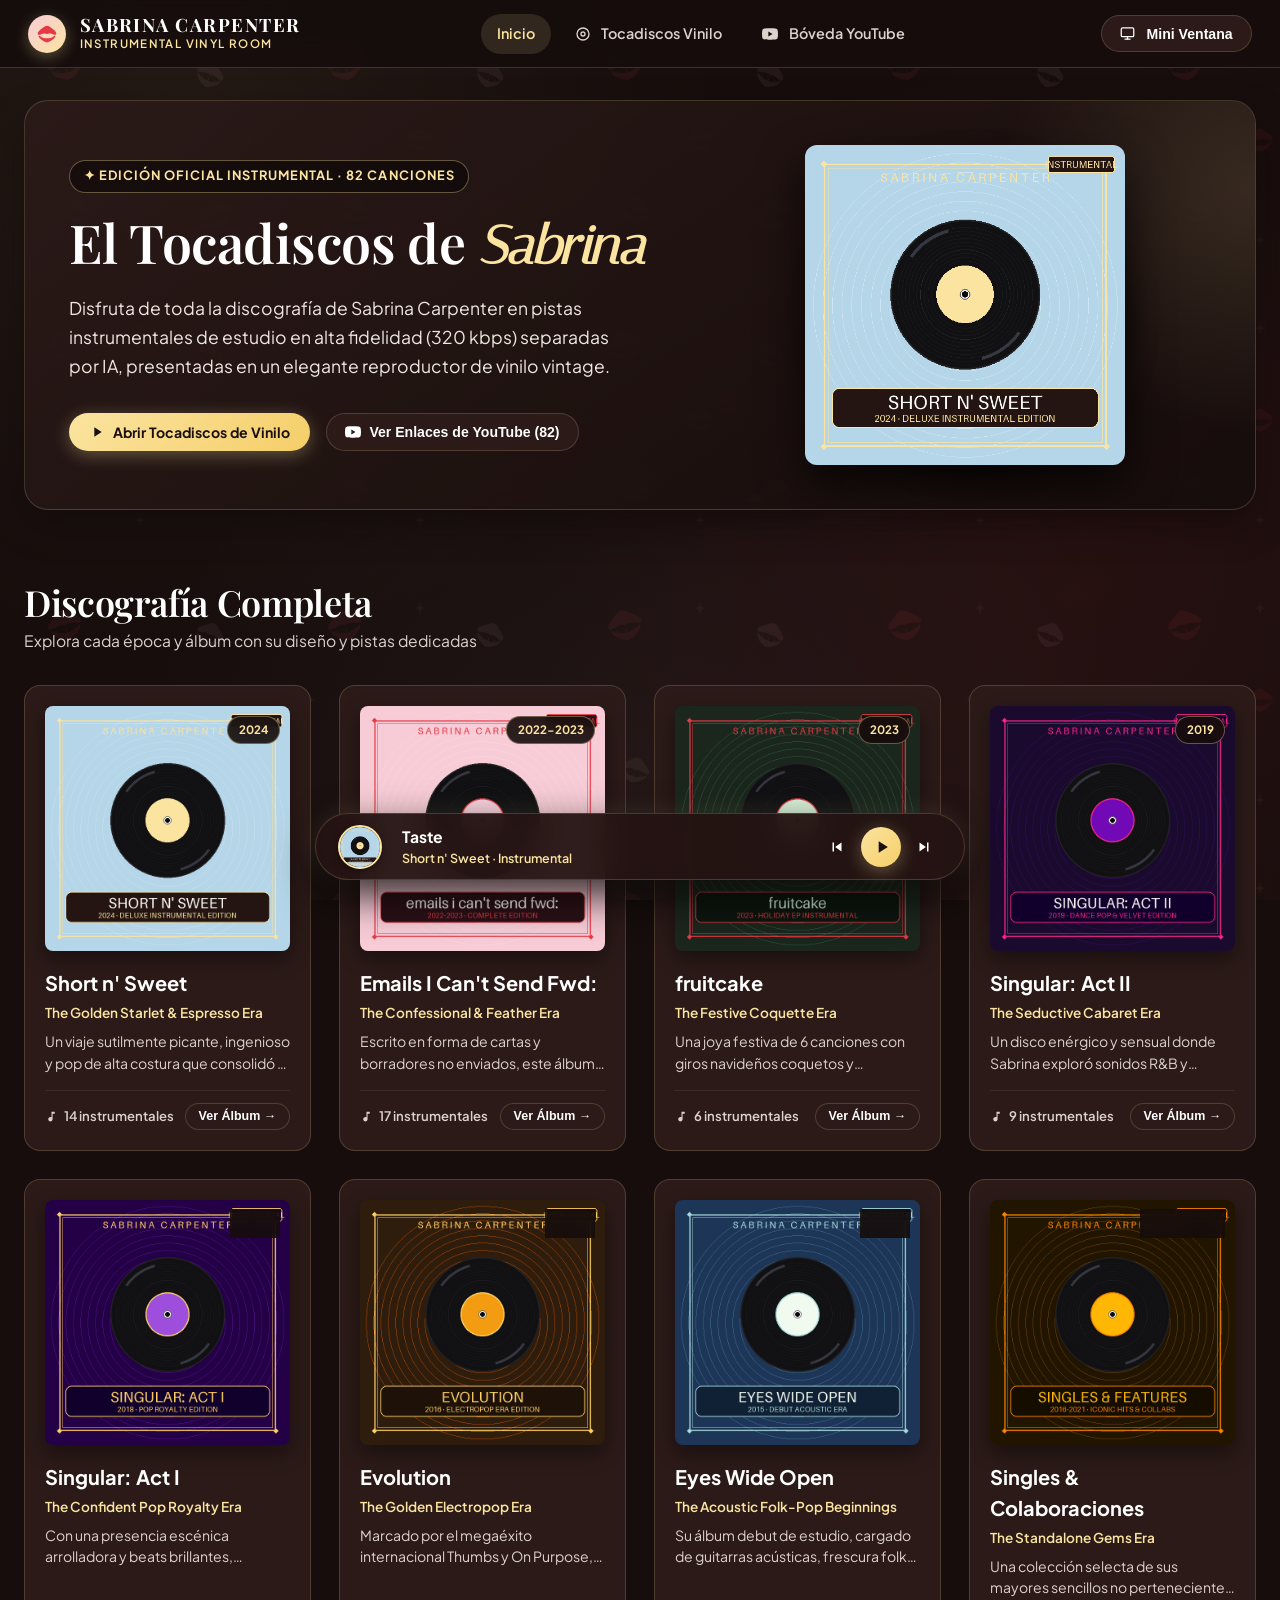
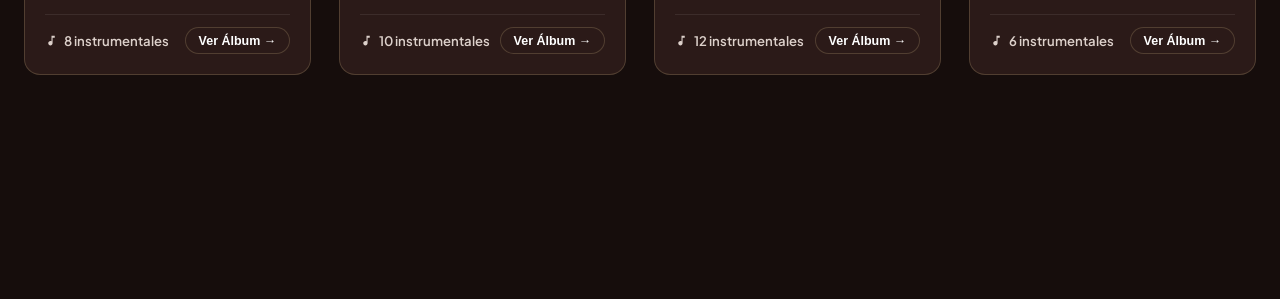
<file: index.html>
<!DOCTYPE html>
<html lang="es">

<head>
  <meta charset="UTF-8">
  <meta name="viewport" content="width=device-width, initial-scale=1.0">
  <title>Sabrina Carpenter · Vinyl Player & Instrumental Archive</title>

  <!-- Favicon & PWA Icons -->
  <link rel="icon" type="image/png" href="favicon.png">
  <link rel="apple-touch-icon" href="icons/icon-192.png">
  <link rel="manifest" href="manifest.json">
  <meta name="theme-color" content="#FBE4A0">
  <meta name="description"
    content="Reproductor de vinilo con la discografía instrumental completa de Sabrina Carpenter.">

  <!-- Google Fonts -->
  <link rel="preconnect" href="https://fonts.googleapis.com">
  <link rel="preconnect" href="https://fonts.gstatic.com" crossorigin>
  <link
    href="https://fonts.googleapis.com/css2?family=Italiana&family=Playfair+Display:ital,wght@0,500;0,600;0,700;1,400;1,600&family=Plus+Jakarta+Sans:wght@400;500;600;700&display=swap"
    rel="stylesheet">

  <!-- Stylesheet -->
  <link rel="stylesheet" href="style.css">
</head>

<body>

  <!-- Top Navigation -->
  <nav class="top-nav">
    <a class="brand-container" data-route="home">
      <div class="brand-logo-icon">
        <svg viewBox="0 0 24 24" width="22" height="22" fill="#E63946"><path d="M12 3c-1.8 0-3.5 1.3-4.5 2.3C6.3 6.4 4.3 7.6 3 9c-1.2 1.3-1.6 2.7-.8 3.5.8.8 3.2-.3 5.3-.8 2-.5 3.5-.2 4.5.4 1-.6 2.5-.9 4.5-.4 2.1.5 4.5 1.6 5.3.8.8-.8.4-2.2-.8-3.5-1.3-1.4-3.3-2.6-4.5-3.7C15.5 4.3 13.8 3 12 3zm-8.6 10.6c-.8.6-.4 1.9.8 3.1 1.2 1.2 3.6 3.2 6.3 4.1 1.2.5 1.8.5 3 0 2.7-.9 5.1-2.9 6.3-4.1 1.2-1.2 1.6-2.5.8-3.1-1.2 1.2-4 2.8-6.8 3-1 .1-2.6.1-3.6 0-2.8-.2-5.6-1.8-6.8-3z"/></svg>
      </div>
      <div class="brand-text-wrap">
        <span class="brand-title">SABRINA CARPENTER</span>
        <span class="brand-subtitle">Instrumental Vinyl Room</span>
      </div>
    </a>

    <ul class="nav-links">
      <li><a class="nav-link active" data-route="home">Inicio</a></li>
      <li><a class="nav-link" data-route="player"><svg viewBox="0 0 24 24" width="16" height="16" fill="none" stroke="currentColor" stroke-width="2" style="display:inline-block; vertical-align:middle; margin-right:4px;"><circle cx="12" cy="12" r="9"/><circle cx="12" cy="12" r="3"/></svg>Tocadiscos Vinilo</a></li>
      <li><a class="nav-link" data-route="youtube"><svg viewBox="0 0 24 24" width="16" height="16" fill="currentColor" style="display:inline-block; vertical-align:middle; margin-right:4px;"><path d="M23.5 6.2a3 3 0 0 0-2.1-2.1C19.5 3.5 12 3.5 12 3.5s-7.5 0-9.4.6A3 3 0 0 0 .5 6.2 31.8 31.8 0 0 0 0 12a31.8 31.8 0 0 0 .5 5.8 3 3 0 0 0 2.1 2.1c1.9.6 9.4.6 9.4.6s7.5 0 9.4-.6a3 3 0 0 0 2.1-2.1c.5-1.9.5-5.8.5-5.8s0-3.9-.5-5.8zM9.5 15.6V8.4l6.3 3.6-6.3 3.6z"/></svg>Bóveda YouTube</a></li>
    </ul>

    <div class="nav-actions">
      <button class="btn-secondary" id="btn-popout-window" title="Abrir reproductor como ventana flotante">
        <svg viewBox="0 0 24 24" width="15" height="15" fill="none" stroke="currentColor" stroke-width="2" stroke-linecap="round" stroke-linejoin="round" style="display:inline-block; vertical-align:middle; margin-right:4px;"><rect x="2" y="3" width="20" height="14" rx="2" ry="2"/><line x1="8" y1="21" x2="16" y2="21"/><line x1="12" y1="17" x2="12" y2="21"/></svg>Mini Ventana
      </button>
      <button class="btn-primary" id="btn-install-app" style="display: none;">
        <svg viewBox="0 0 24 24" width="15" height="15" fill="none" stroke="currentColor" stroke-width="2" stroke-linecap="round" stroke-linejoin="round" style="display:inline-block; vertical-align:middle; margin-right:4px;"><path d="M21 15v4a2 2 0 0 1-2 2H5a2 2 0 0 1-2-2v-4"/><polyline points="7 10 12 15 17 10"/><line x1="12" y1="15" x2="12" y2="3"/></svg>Instalar App
      </button>
    </div>
  </nav>

  <!-- App Main Viewport -->
  <main class="app-viewport">

    <!-- VIEW: HOME -->
    <section id="view-home" class="view-panel active">
      <div class="hero-section">
        <div class="hero-content">
          <div class="hero-tag">✦ Edición Oficial Instrumental · 82 Canciones</div>
          <h1 class="hero-title">
            El Tocadiscos de <span>Sabrina</span>
          </h1>
          <p class="hero-description">
            Disfruta de toda la discografía de Sabrina Carpenter en pistas instrumentales de estudio en alta fidelidad
            (320 kbps) separadas por IA, presentadas en un elegante reproductor de vinilo vintage.
          </p>
          <div class="hero-buttons">
            <button class="btn-primary" data-route="player" style="display:inline-flex; align-items:center; gap:0.5rem;">
              <svg viewBox="0 0 24 24" width="16" height="16" fill="currentColor"><path d="M8 5v14l11-7z"/></svg>Abrir Tocadiscos de Vinilo
            </button>
            <button class="btn-secondary" data-route="youtube" style="display:inline-flex; align-items:center; gap:0.5rem;">
              <svg viewBox="0 0 24 24" width="16" height="16" fill="currentColor"><path d="M23.5 6.2a3 3 0 0 0-2.1-2.1C19.5 3.5 12 3.5 12 3.5s-7.5 0-9.4.6A3 3 0 0 0 .5 6.2 31.8 31.8 0 0 0 0 12a31.8 31.8 0 0 0 .5 5.8 3 3 0 0 0 2.1 2.1c1.9.6 9.4.6 9.4.6s7.5 0 9.4-.6a3 3 0 0 0 2.1-2.1c.5-1.9.5-5.8.5-5.8s0-3.9-.5-5.8zM9.5 15.6V8.4l6.3 3.6-6.3 3.6z"/></svg>Ver Enlaces de YouTube (82)
            </button>
          </div>
        </div>

        <div class="hero-vinyl-preview">
          <div class="hero-sleeve-mockup" data-route="album/short-n-sweet">
            <div class="hero-sleeve-jacket">
              <img src="covers/short-n-sweet.png" alt="Short n' Sweet Vinyl Cover">
            </div>
            <div class="hero-vinyl-slipout">
              <div class="hero-vinyl-center">
                <span>SHORT n' SWEET</span>
                <span style="font-size: 0.55rem; color: #555;">SIDE A · 33 RPM</span>
              </div>
            </div>
          </div>
        </div>
      </div>

      <!-- Albums Section Header -->
      <div class="section-header">
        <div>
          <h2 class="section-title">Discografía Completa</h2>
          <p class="section-subtitle">Explora cada época y álbum con su diseño y pistas dedicadas</p>
        </div>
      </div>

      <!-- Albums Grid -->
      <div class="albums-grid" id="home-albums-grid">
        <!-- Rendered dynamically by app.js -->
      </div>
    </section>

    <!-- VIEW: VINYL PLAYER -->
    <section id="view-player" class="view-panel">
      <div class="section-header">
        <div>
          <h2 class="section-title">Tocadiscos de Vinilo</h2>
          <p class="section-subtitle">El vinilo de Sabrina en tu escritorio · Audio Instrumental 320 kbps</p>
        </div>
        <div>
          <button class="btn-secondary" id="btn-popout-window-player" style="display:inline-flex; align-items:center; gap:0.45rem;">
            <svg viewBox="0 0 24 24" width="16" height="16" fill="none" stroke="currentColor" stroke-width="2" stroke-linecap="round" stroke-linejoin="round"><path d="M18 13v6a2 2 0 0 1-2 2H5a2 2 0 0 1-2-2V8a2 2 0 0 1 2-2h6"/><polyline points="15 3 21 3 21 9"/><line x1="10" y1="14" x2="21" y2="3"/></svg>Desacoplar en Ventana Mini
          </button>
        </div>
      </div>

      <div class="player-container">
        <!-- Turntable Deck (Left) -->
        <div class="turntable-box">
          <div class="platter-deck">
            <div class="vinyl-disk" id="vinyl-disk">
              <div class="vinyl-label">
                <img id="vinyl-label-img" src="covers/short-n-sweet.png" alt="Current Album Artwork">
                <div class="vinyl-spindle"></div>
              </div>
            </div>

            <!-- Tonearm Assembly -->
            <div class="tonearm-assembly">
              <div class="tonearm-pivot"></div>
              <div class="tonearm-rod" id="tonearm-rod">
                <div class="tonearm-rod-bar"></div>
                <div class="tonearm-headshell">
                  <div class="tonearm-needle-glow"></div>
                </div>
              </div>
            </div>
          </div>

          <!-- Base controls -->
          <div class="turntable-chassis-controls">
            <button class="rpm-switch" id="rpm-toggle">
              <span class="rpm-indicator"></span>
              <span id="rpm-label">33 RPM</span>
            </button>
            <span style="font-size: 0.72rem; color: var(--text-dim); font-weight: 600;">
              SABRINA HI-FI PHONOGRAPH
            </span>
          </div>
        </div>

        <!-- Player Details & Controls (Right) -->
        <div class="player-details-panel">
          <div class="now-playing-tag">
            <svg viewBox="0 0 24 24" width="18" height="18" fill="var(--lipstick-red)" style="display:inline-block; vertical-align:middle; margin-right:4px;"><path d="M12 3c-1.8 0-3.5 1.3-4.5 2.3C6.3 6.4 4.3 7.6 3 9c-1.2 1.3-1.6 2.7-.8 3.5.8.8 3.2-.3 5.3-.8 2-.5 3.5-.2 4.5.4 1-.6 2.5-.9 4.5-.4 2.1.5 4.5 1.6 5.3.8.8-.8.4-2.2-.8-3.5-1.3-1.4-3.3-2.6-4.5-3.7C15.5 4.3 13.8 3 12 3zm-8.6 10.6c-.8.6-.4 1.9.8 3.1 1.2 1.2 3.6 3.2 6.3 4.1 1.2.5 1.8.5 3 0 2.7-.9 5.1-2.9 6.3-4.1 1.2-1.2 1.6-2.5.8-3.1-1.2 1.2-4 2.8-6.8 3-1 .1-2.6.1-3.6 0-2.8-.2-5.6-1.8-6.8-3z"/></svg>Sonando Ahora en Vinilo
          </div>

          <h2 class="player-song-title" id="player-song-title">Taste</h2>
          <div class="player-album-name" id="player-album-name">Short n' Sweet (2024)</div>

          <!-- Soundwave Visualizer -->
          <div class="waveform-equalizer" id="equalizer">
            <div class="wave-bar"></div>
            <div class="wave-bar"></div>
            <div class="wave-bar"></div>
            <div class="wave-bar"></div>
            <div class="wave-bar"></div>
            <div class="wave-bar"></div>
            <div class="wave-bar"></div>
            <div class="wave-bar"></div>
            <div class="wave-bar"></div>
            <div class="wave-bar"></div>
            <div class="wave-bar"></div>
            <div class="wave-bar"></div>
            <div class="wave-bar"></div>
            <div class="wave-bar"></div>
            <div class="wave-bar"></div>
            <div class="wave-bar"></div>
          </div>

          <!-- Progress Scrubber -->
          <div class="progress-bar-container">
            <div class="scrubber-track" id="scrubber-track">
              <div class="scrubber-fill" id="scrubber-fill"></div>
            </div>
            <div class="time-row">
              <span id="time-current">0:00</span>
              <span id="time-total">3:21</span>
            </div>
          </div>

          <!-- Main Transport Controls -->
          <div class="player-controls-row">
            <button class="ctrl-btn" id="btn-shuffle" title="Modo aleatorio">
              <svg viewBox="0 0 24 24" width="20" height="20" fill="none" stroke="currentColor" stroke-width="2.2" stroke-linecap="round" stroke-linejoin="round">
                <path d="M16 3h5v5M4 20l5.5-5.5M21 3l-7 7M4 4l17 17M16 21h5v-5"/>
              </svg>
            </button>
            <button class="ctrl-btn" id="btn-prev" title="Canción anterior">
              <svg viewBox="0 0 24 24" width="22" height="22" fill="currentColor">
                <path d="M6 6h2v12H6zm3.5 6l8.5 6V6z"/>
              </svg>
            </button>
            <button class="play-main-btn" id="btn-play-main" title="Reproducir / Pausar">
              <svg viewBox="0 0 24 24" width="26" height="26" fill="currentColor" class="icon-play">
                <path d="M8 5v14l11-7z"/>
              </svg>
            </button>
            <button class="ctrl-btn" id="btn-next" title="Siguiente canción">
              <svg viewBox="0 0 24 24" width="22" height="22" fill="currentColor">
                <path d="M6 6l8.5 6-8.5 6zM16 6h2v12h-2z"/>
              </svg>
            </button>
            <button class="ctrl-btn" id="btn-repeat" title="Repetir canción">
              <svg viewBox="0 0 24 24" width="20" height="20" fill="none" stroke="currentColor" stroke-width="2.2" stroke-linecap="round" stroke-linejoin="round">
                <polyline points="17 1 21 5 17 9"/>
                <path d="M3 11V9a4 4 0 0 1 4-4h14"/>
                <polyline points="7 23 3 19 7 15"/>
                <path d="M21 13v2a4 4 0 0 1-4 4H3"/>
              </svg>
            </button>
          </div>

          <!-- Sub-actions: Volume & Album selector -->
          <div class="player-subactions-row">
            <div class="volume-wrapper">
              <svg viewBox="0 0 24 24" width="18" height="18" fill="none" stroke="currentColor" stroke-width="2" stroke-linecap="round" stroke-linejoin="round">
                <polygon points="11 5 6 9 2 9 2 15 6 15 11 19 11 5" fill="currentColor" stroke="none"/>
                <path d="M15.54 8.46a5 5 0 0 1 0 7.07"/>
                <path d="M19.07 4.93a10 10 0 0 1 0 14.14"/>
              </svg>
              <input type="range" class="volume-slider" id="volume-slider" min="0" max="100" value="85">
            </div>

            <div style="display: flex; align-items: center; gap: 0.5rem;">
              <span style="font-size: 0.78rem; color: var(--text-dim); font-weight: 600;">Álbum:</span>
              <select class="album-picker-select" id="player-album-select">
                <!-- Injected via JavaScript -->
              </select>
            </div>
          </div>
        </div>
      </div>
    </section>

    <!-- VIEW: DEDICATED ALBUM PAGE -->
    <section id="view-album-detail" class="view-panel">
      <!-- Injected dynamically by showAlbumView() -->
    </section>

    <!-- VIEW: YOUTUBE VAULT / ARCHIVE -->
    <section id="view-youtube" class="view-panel">
      <div class="yt-vault-header">
        <h2 class="section-title">Bóveda de YouTube</h2>
        <p class="section-subtitle">
          Directorio completo de todas las canciones originales de Sabrina Carpenter en YouTube oficial (82 pistas)
        </p>
      </div>

      <!-- Search Input -->
      <input type="text" class="yt-search-input" id="yt-search-input" placeholder="Buscar canción por título o álbum...">

      <!-- Filter tabs -->
      <div class="yt-filter-bar" id="yt-filter-bar">
        <!-- Injected via JavaScript -->
      </div>

      <!-- YouTube Cards Grid -->
      <div class="yt-cards-grid" id="yt-vault-grid">
        <!-- Injected via JavaScript -->
      </div>
    </section>

  </main>

  <!-- Floating Mini Player Bar -->
  <div class="floating-mini-bar" id="floating-mini-bar">
    <div class="floating-mini-art" id="floating-mini-art" title="Ver en el tocadiscos">
      <img id="floating-mini-img" src="covers/short-n-sweet.png" alt="Mini Artwork">
    </div>
    <div class="floating-mini-info" id="floating-mini-info">
      <div class="floating-mini-title" id="floating-mini-title">Taste</div>
      <div class="floating-mini-sub" id="floating-mini-sub">Short n' Sweet · Instrumental</div>
    </div>
    <div class="floating-mini-ctrls">
      <button class="ctrl-btn" id="floating-prev-btn" style="width: 36px; height: 36px;" title="Canción anterior">
        <svg viewBox="0 0 24 24" width="18" height="18" fill="currentColor"><path d="M6 6h2v12H6zm3.5 6l8.5 6V6z"/></svg>
      </button>
      <button class="btn-primary" id="floating-play-btn"
        style="padding: 0; width: 40px; height: 40px; border-radius: 50%; display: flex; align-items: center; justify-content: center;" title="Reproducir / Pausar">
        <svg viewBox="0 0 24 24" width="20" height="20" fill="currentColor" class="icon-play" style="margin-left: 2px;"><path d="M8 5v14l11-7z"/></svg>
      </button>
      <button class="ctrl-btn" id="floating-next-btn" style="width: 36px; height: 36px;" title="Siguiente canción">
        <svg viewBox="0 0 24 24" width="18" height="18" fill="currentColor"><path d="M6 6l8.5 6-8.5 6zM16 6h2v12h-2z"/></svg>
      </button>
    </div>
  </div>

  <!-- Scripts -->
  <script src="songs_data.js"></script>
  <script src="app.js"></script>
  <script>
    document.getElementById('btn-popout-window-player')?.addEventListener('click', () => {
      window.app?.openMiniWindow();
    });
  </script>
</body>

</html>
</file>
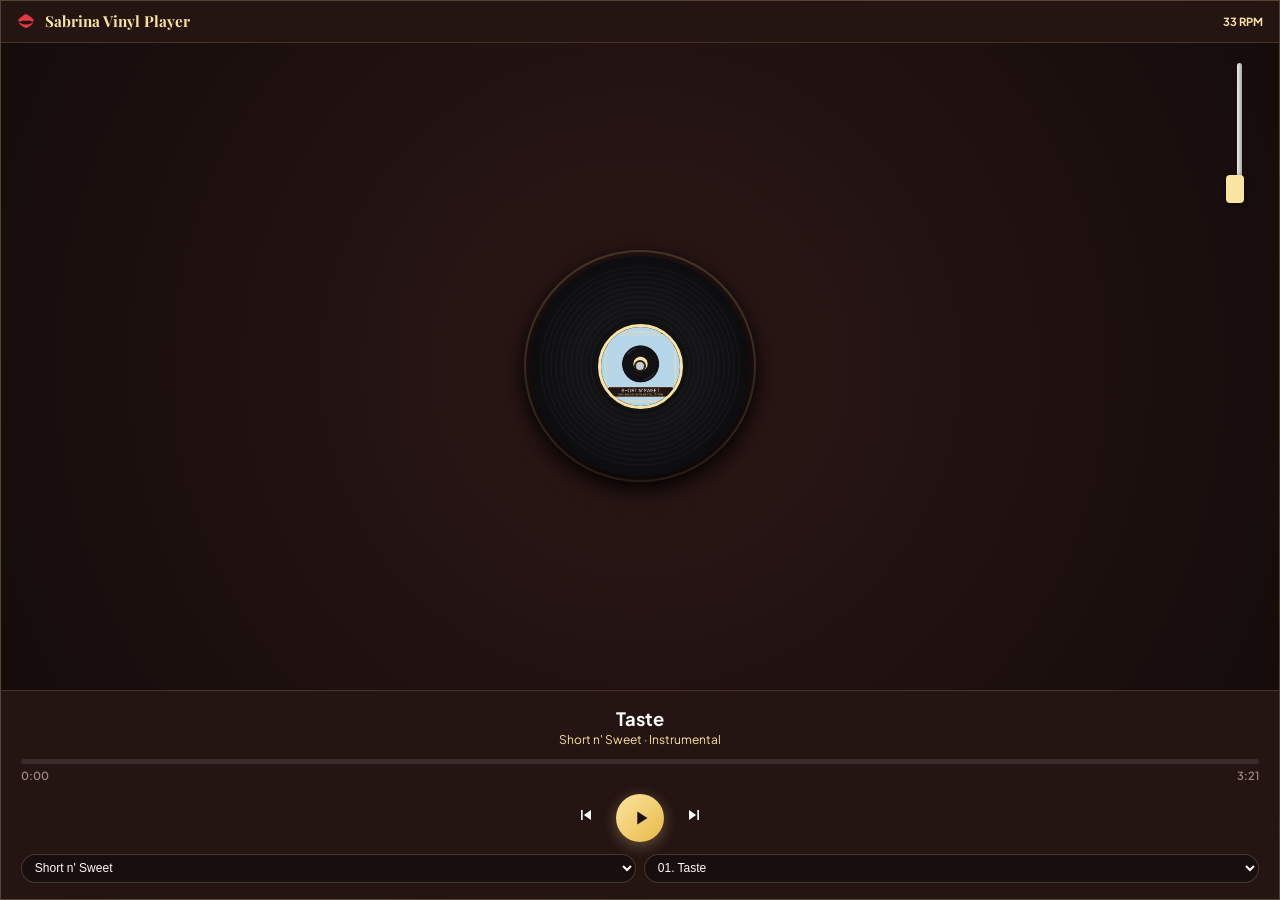
<file: mini.html>
<!DOCTYPE html>
<html lang="es">
<head>
  <meta charset="UTF-8">
  <meta name="viewport" content="width=device-width, initial-scale=1.0">
  <title>Sabrina Carpenter · Mini Player</title>
  <link rel="icon" type="image/png" href="favicon.png">
  <link rel="preconnect" href="https://fonts.googleapis.com">
  <link rel="preconnect" href="https://fonts.gstatic.com" crossorigin>
  <link href="https://fonts.googleapis.com/css2?family=Playfair+Display:ital,wght@0,600;1,600&family=Plus+Jakarta+Sans:wght@500;600;700&display=swap" rel="stylesheet">
  <style>
    *, *::before, *::after { box-sizing: border-box; margin: 0; padding: 0; }
    body {
      background-color: #180E0D;
      background-image: 
        radial-gradient(circle at 80% 20%, rgba(230, 57, 70, 0.08) 0%, transparent 45%),
        radial-gradient(circle at 20% 80%, rgba(251, 228, 160, 0.05) 0%, transparent 45%),
        url('kiss-pattern.svg');
      background-repeat: no-repeat, no-repeat, repeat;
      background-size: 100% 100%, 100% 100%, 220px 220px;
      color: #FDFBF7;
      font-family: 'Plus Jakarta Sans', system-ui, sans-serif;
      width: 100vw;
      height: 100vh;
      overflow: hidden;
      display: flex;
      flex-direction: column;
      user-select: none;
      border: 1px solid rgba(251, 228, 160, 0.25);
    }

    /* Window Header */
    .mini-header {
      background: #241412;
      padding: 0.65rem 1rem;
      display: flex;
      align-items: center;
      justify-content: space-between;
      border-bottom: 1px solid rgba(251, 228, 160, 0.15);
      -webkit-app-region: drag;
    }

    .mini-title {
      font-family: 'Playfair Display', serif;
      font-size: 0.95rem;
      font-weight: 700;
      color: #FBE4A0;
      display: flex;
      align-items: center;
      gap: 0.4rem;
    }

    /* Platter Box */
    .turntable-box {
      flex: 1;
      display: flex;
      align-items: center;
      justify-content: center;
      position: relative;
      background: radial-gradient(circle at center, #2C1816 0%, #150C0B 100%);
    }

    .turntable-box::before {
      content: '';
      position: absolute;
      width: 232px;
      height: 232px;
      border-radius: 50%;
      background: radial-gradient(circle at center, rgba(230, 57, 70, 0.22) 0%, rgba(35, 19, 17, 0.95) 70%), url('kiss-pattern.svg');
      background-size: auto, 120px 120px;
      border: 2px solid rgba(251, 228, 160, 0.2);
      box-shadow: 0 4px 15px rgba(0,0,0,0.6);
      pointer-events: none;
    }

    .vinyl-disk {
      width: 220px;
      height: 220px;
      border-radius: 50%;
      background: radial-gradient(circle at center, #111113 0%, #141417 40%, #0d0d0f 70%, #1c1c22 100%);
      box-shadow: 0 10px 30px rgba(0,0,0,0.85);
      position: relative;
      display: flex;
      align-items: center;
      justify-content: center;
      cursor: pointer;
    }

    .vinyl-disk::before {
      content: '';
      position: absolute;
      inset: 10px;
      border-radius: 50%;
      background: repeating-radial-gradient(circle at center, transparent 0, transparent 3px, rgba(255, 255, 255, 0.04) 4px, transparent 5px);
    }

    .vinyl-disk.spinning {
      animation: spinVinyl 3s linear infinite;
    }

    @keyframes spinVinyl {
      from { transform: rotate(0deg); }
      to { transform: rotate(360deg); }
    }

    .vinyl-label {
      width: 85px;
      height: 85px;
      border-radius: 50%;
      overflow: hidden;
      border: 3px solid #FBE4A0;
      box-shadow: 0 0 10px rgba(0,0,0,0.6);
      position: relative;
      z-index: 2;
    }

    .vinyl-label img {
      width: 100%;
      height: 100%;
      object-fit: cover;
    }

    .vinyl-spindle {
      position: absolute;
      top: 50%;
      left: 50%;
      transform: translate(-50%, -50%);
      width: 12px;
      height: 12px;
      border-radius: 50%;
      background: #ccc;
      border: 2px solid #222;
      z-index: 3;
    }

    /* Tonearm */
    .tonearm {
      position: absolute;
      top: 20px;
      right: 35px;
      width: 10px;
      height: 140px;
      transform-origin: top center;
      transform: rotate(0deg);
      transition: transform 0.8s cubic-bezier(0.34, 1.2, 0.64, 1);
      pointer-events: none;
      z-index: 10;
    }

    .tonearm.on-record {
      transform: rotate(26deg);
    }

    .tonearm-bar {
      width: 5px;
      height: 125px;
      background: linear-gradient(to right, #eee, #aaa);
      margin: 0 auto;
      border-radius: 3px;
    }

    .tonearm-head {
      position: absolute;
      bottom: 0;
      left: -8px;
      width: 18px;
      height: 28px;
      background: #FBE4A0;
      border-radius: 4px;
      box-shadow: 0 2px 6px rgba(0,0,0,0.5);
    }

    /* Bottom Player Info & Controls */
    .controls-panel {
      background: #241412;
      padding: 1rem 1.25rem;
      border-top: 1px solid rgba(251, 228, 160, 0.15);
    }

    .track-meta {
      text-align: center;
      margin-bottom: 0.75rem;
    }

    .track-title {
      font-size: 1.15rem;
      font-weight: 700;
      color: #FDFBF7;
      white-space: nowrap;
      overflow: hidden;
      text-overflow: ellipsis;
    }

    .track-album {
      font-size: 0.75rem;
      color: #FBE4A0;
      margin-top: 2px;
    }

    .scrubber-wrap {
      margin-bottom: 0.75rem;
    }

    .scrubber-track {
      width: 100%;
      height: 5px;
      background: rgba(255, 255, 255, 0.1);
      border-radius: 9999px;
      cursor: pointer;
      position: relative;
    }

    .scrubber-fill {
      height: 100%;
      width: 0%;
      background: linear-gradient(90deg, #FBE4A0, #F7CCD7);
      border-radius: 9999px;
    }

    .times-row {
      display: flex;
      justify-content: space-between;
      font-size: 0.7rem;
      color: #9E857E;
      margin-top: 4px;
      font-weight: 600;
    }

    .buttons-row {
      display: flex;
      align-items: center;
      justify-content: center;
      gap: 1.25rem;
      margin-bottom: 0.75rem;
    }

    .ctrl-btn {
      background: none;
      border: none;
      color: #FDFBF7;
      font-size: 1.25rem;
      cursor: pointer;
      transition: transform 0.2s;
    }

    .ctrl-btn:hover {
      transform: scale(1.15);
      color: #FBE4A0;
    }

    .play-btn {
      width: 48px;
      height: 48px;
      border-radius: 50%;
      background: linear-gradient(135deg, #FBE4A0, #E8B946);
      color: #1A0F0E;
      border: none;
      font-size: 1.35rem;
      cursor: pointer;
      display: flex;
      align-items: center;
      justify-content: center;
      box-shadow: 0 4px 15px rgba(251, 228, 160, 0.3);
      transition: transform 0.2s;
    }

    .play-btn:hover {
      transform: scale(1.08);
    }

    /* Selectors */
    .selectors-row {
      display: flex;
      gap: 0.5rem;
    }

    .select-custom {
      flex: 1;
      background: #180E0D;
      border: 1px solid rgba(251, 228, 160, 0.2);
      color: #FDFBF7;
      padding: 0.35rem 0.55rem;
      border-radius: 9999px;
      font-size: 0.75rem;
      outline: none;
      cursor: pointer;
    }
  </style>
</head>
<body>

  <!-- Window Header -->
  <div class="mini-header">
    <div class="mini-title">
      <svg viewBox="0 0 24 24" width="18" height="18" fill="#E63946" style="vertical-align:middle; margin-right:4px;"><path d="M12 3c-1.8 0-3.5 1.3-4.5 2.3C6.3 6.4 4.3 7.6 3 9c-1.2 1.3-1.6 2.7-.8 3.5.8.8 3.2-.3 5.3-.8 2-.5 3.5-.2 4.5.4 1-.6 2.5-.9 4.5-.4 2.1.5 4.5 1.6 5.3.8.8-.8.4-2.2-.8-3.5-1.3-1.4-3.3-2.6-4.5-3.7C15.5 4.3 13.8 3 12 3zm-8.6 10.6c-.8.6-.4 1.9.8 3.1 1.2 1.2 3.6 3.2 6.3 4.1 1.2.5 1.8.5 3 0 2.7-.9 5.1-2.9 6.3-4.1 1.2-1.2 1.6-2.5.8-3.1-1.2 1.2-4 2.8-6.8 3-1 .1-2.6.1-3.6 0-2.8-.2-5.6-1.8-6.8-3z"/></svg>Sabrina Vinyl Player
    </div>
    <span style="font-size: 0.7rem; color: #FBE4A0; font-weight: 700;">33 RPM</span>
  </div>

  <!-- Turntable Deck -->
  <div class="turntable-box">
    <div class="vinyl-disk" id="mini-vinyl">
      <div class="vinyl-label">
        <img id="mini-label-img" src="covers/short-n-sweet.png" alt="Cover">
        <div class="vinyl-spindle"></div>
      </div>
    </div>

    <!-- Tonearm -->
    <div class="tonearm" id="mini-tonearm">
      <div class="tonearm-bar"></div>
      <div class="tonearm-head"></div>
    </div>
  </div>

  <!-- Controls Panel -->
  <div class="controls-panel">
    <div class="track-meta">
      <div class="track-title" id="mini-track-title">Taste</div>
      <div class="track-album" id="mini-track-album">Short n' Sweet (2024) · Instrumental</div>
    </div>

    <div class="scrubber-wrap">
      <div class="scrubber-track" id="mini-scrubber">
        <div class="scrubber-fill" id="mini-fill"></div>
      </div>
      <div class="times-row">
        <span id="mini-current">0:00</span>
        <span id="mini-total">3:21</span>
      </div>
    </div>

    <div class="buttons-row">
      <button class="ctrl-btn" id="mini-prev" title="Canción anterior">
        <svg viewBox="0 0 24 24" width="20" height="20" fill="currentColor"><path d="M6 6h2v12H6zm3.5 6l8.5 6V6z"/></svg>
      </button>
      <button class="play-btn" id="mini-play" title="Reproducir / Pausar">
        <svg viewBox="0 0 24 24" width="22" height="22" fill="#1A0F0E" style="margin-left:2px;"><path d="M8 5v14l11-7z"/></svg>
      </button>
      <button class="ctrl-btn" id="mini-next" title="Siguiente canción">
        <svg viewBox="0 0 24 24" width="20" height="20" fill="currentColor"><path d="M6 6l8.5 6-8.5 6zM16 6h2v12h-2z"/></svg>
      </button>
    </div>

    <div class="selectors-row">
      <select class="select-custom" id="mini-album-select"></select>
      <select class="select-custom" id="mini-track-select"></select>
    </div>
  </div>

  <script src="songs_data.js"></script>
  <script>
    const albums = window.SABRINA_ALBUMS || [];
    let currentAlbum = albums[0];
    let currentTrackIdx = 0;
    const audio = new Audio();

    const vinyl = document.getElementById('mini-vinyl');
    const tonearm = document.getElementById('mini-tonearm');
    const labelImg = document.getElementById('mini-label-img');
    const trackTitle = document.getElementById('mini-track-title');
    const trackAlbum = document.getElementById('mini-track-album');
    const playBtn = document.getElementById('mini-play');
    const prevBtn = document.getElementById('mini-prev');
    const nextBtn = document.getElementById('mini-next');
    const scrubber = document.getElementById('mini-scrubber');
    const fill = document.getElementById('mini-fill');
    const curTime = document.getElementById('mini-current');
    const totTime = document.getElementById('mini-total');
    const albSelect = document.getElementById('mini-album-select');
    const trkSelect = document.getElementById('mini-track-select');

    // Populate album select
    albums.forEach((alb, i) => {
      const opt = document.createElement('option');
      opt.value = i;
      opt.textContent = alb.title;
      albSelect.appendChild(opt);
    });

    function populateTracks() {
      trkSelect.innerHTML = '';
      currentAlbum.tracks.forEach((t, i) => {
        const opt = document.createElement('option');
        opt.value = i;
        opt.textContent = `${t.numberStr}. ${t.title}`;
        trkSelect.appendChild(opt);
      });
      trkSelect.value = currentTrackIdx;
    }

    function loadTrack(albumIdx, trackIdx, autoPlay = true) {
      currentAlbum = albums[albumIdx];
      currentTrackIdx = trackIdx;
      const trk = currentAlbum.tracks[currentTrackIdx];

      audio.src = trk.file;
      audio.load();

      trackTitle.textContent = trk.title;
      trackAlbum.textContent = `${currentAlbum.title} · Instrumental`;
      labelImg.src = currentAlbum.cover_image;
      albSelect.value = albumIdx;
      populateTracks();

      if (autoPlay) {
        audio.play().catch(e => console.log('Autoplay blocked:', e));
      }
    }

    const svgPlay = '<svg viewBox="0 0 24 24" width="22" height="22" fill="#1A0F0E" style="margin-left:2px;"><path d="M8 5v14l11-7z"/></svg>';
    const svgPause = '<svg viewBox="0 0 24 24" width="22" height="22" fill="#1A0F0E"><path d="M6 19h4V5H6v14zm8-14v14h4V5h-4z"/></svg>';

    function setVisualPlaying(playing) {
      playBtn.innerHTML = playing ? svgPause : svgPlay;
      vinyl.classList.toggle('spinning', playing);
      tonearm.classList.toggle('on-record', playing);
    }

    function formatTime(sec) {
      if (isNaN(sec) || sec < 0) return '0:00';
      const m = Math.floor(sec / 60);
      const s = Math.floor(sec % 60);
      return `${m}:${s < 10 ? '0' : ''}${s}`;
    }

    playBtn.addEventListener('click', () => {
      if (audio.paused) audio.play();
      else audio.pause();
    });

    vinyl.addEventListener('click', () => {
      if (audio.paused) audio.play();
      else audio.pause();
    });

    prevBtn.addEventListener('click', () => {
      let idx = currentTrackIdx - 1;
      if (idx < 0) idx = currentAlbum.tracks.length - 1;
      loadTrack(albSelect.value, idx, true);
    });

    nextBtn.addEventListener('click', () => {
      let idx = (currentTrackIdx + 1) % currentAlbum.tracks.length;
      loadTrack(albSelect.value, idx, true);
    });

    albSelect.addEventListener('change', (e) => {
      loadTrack(parseInt(e.target.value), 0, true);
    });

    trkSelect.addEventListener('change', (e) => {
      loadTrack(parseInt(albSelect.value), parseInt(e.target.value), true);
    });

    scrubber.addEventListener('click', (e) => {
      if (!audio.duration) return;
      const rect = scrubber.getBoundingClientRect();
      const pos = (e.clientX - rect.left) / rect.width;
      audio.currentTime = pos * audio.duration;
    });

    audio.addEventListener('play', () => setVisualPlaying(true));
    audio.addEventListener('pause', () => setVisualPlaying(false));
    audio.addEventListener('ended', () => {
      let idx = (currentTrackIdx + 1) % currentAlbum.tracks.length;
      loadTrack(albSelect.value, idx, true);
    });

    audio.addEventListener('timeupdate', () => {
      if (!audio.duration) return;
      const pct = (audio.currentTime / audio.duration) * 100;
      fill.style.width = `${pct}%`;
      curTime.textContent = formatTime(audio.currentTime);
      totTime.textContent = formatTime(audio.duration);
    });

    // Initialize
    loadTrack(0, 0, false);
  </script>
</body>
</html>
</file>
<file: style.css>
/* ==========================================================================
   SABRINA CARPENTER · OFFICIAL INSTRUMENTAL VINYL EXPERIENCE
   Aesthetic: 60s/70s Hollywood Starlet Glamour, Coquette Pastel & Espresso Chic
   ========================================================================== */

:root {
  --font-display: 'Playfair Display', Georgia, serif;
  --font-serif: 'Italiana', 'Playfair Display', Georgia, serif;
  --font-sans: 'Plus Jakarta Sans', -apple-system, BlinkMacSystemFont, 'Segoe UI', Roboto, sans-serif;

  /* Sabrina Palette - Short n' Sweet Base */
  --bg-deep: #160D0C;
  --bg-surface: #221513;
  --bg-card: #2B1A18;
  --bg-card-hover: #37221F;
  --bg-input: #1C1110;

  --butter-yellow: #FBE4A0;
  --butter-yellow-light: #FFF1CC;
  --butter-glow: rgba(251, 228, 160, 0.25);

  --sky-blue: #B5D5E8;
  --sky-blue-soft: rgba(181, 213, 232, 0.15);

  --coquette-pink: #F7CCD7;
  --coquette-blush: #FAD2E1;
  --lipstick-red: #E63946;
  --espresso-brown: #241412;

  /* High Contrast Legibility Colors */
  --text-main: #FFFFFF;
  --text-primary: #FDFBF7;
  --text-muted: #EFE6E1;
  --text-secondary: #DDD1CB;
  --text-dim: #C4B2AA;

  --border-subtle: rgba(251, 228, 160, 0.18);
  --border-hover: rgba(251, 228, 160, 0.45);

  --shadow-warm: 0 16px 40px -10px rgba(16, 8, 7, 0.75);
  --shadow-vinyl: 0 25px 60px -15px rgba(0, 0, 0, 0.85);

  --radius-sm: 8px;
  --radius-md: 16px;
  --radius-lg: 24px;
  --radius-full: 9999px;

  --transition-smooth: all 0.28s cubic-bezier(0.4, 0, 0.2, 1);
  --transition-bounce: all 0.45s cubic-bezier(0.34, 1.56, 0.64, 1);
}

/* Reset & Base */
*, *::before, *::after {
  box-sizing: border-box;
  margin: 0;
  padding: 0;
}

html {
  scroll-behavior: smooth;
  font-size: 16px;
}

body {
  background-color: var(--bg-deep);
  color: var(--text-primary);
  font-family: var(--font-sans);
  line-height: 1.55;
  overflow-x: hidden;
  min-height: 100vh;
  background-image: 
    radial-gradient(circle at 15% 15%, rgba(251, 228, 160, 0.06) 0%, transparent 40%),
    radial-gradient(circle at 85% 65%, rgba(230, 57, 70, 0.08) 0%, transparent 45%),
    radial-gradient(circle at 50% 90%, rgba(247, 204, 215, 0.05) 0%, transparent 50%),
    url('kiss-pattern.svg');
  background-attachment: fixed;
  background-repeat: no-repeat, no-repeat, no-repeat, repeat;
  background-size: 100% 100%, 100% 100%, 100% 100%, 280px 280px;
}

/* Custom Scrollbar */
::-webkit-scrollbar {
  width: 9px;
  height: 9px;
}
::-webkit-scrollbar-track {
  background: var(--bg-deep);
}
::-webkit-scrollbar-thumb {
  background: var(--bg-card);
  border-radius: var(--radius-full);
  border: 2px solid var(--bg-deep);
}
::-webkit-scrollbar-thumb:hover {
  background: var(--butter-yellow);
}

/* Typography Helpers */
.font-display { font-family: var(--font-display); }
.font-serif { font-family: var(--font-serif); }

h1, h2, h3, h4 {
  font-family: var(--font-display);
  font-weight: 600;
  color: var(--text-main);
  letter-spacing: -0.01em;
}

/* Top Navigation Bar */
.top-nav {
  position: sticky;
  top: 0;
  z-index: 100;
  background: rgba(22, 13, 12, 0.94);
  backdrop-filter: blur(16px);
  -webkit-backdrop-filter: blur(16px);
  border-bottom: 1px solid var(--border-subtle);
  padding: 0.85rem 1.75rem;
  display: flex;
  align-items: center;
  justify-content: space-between;
}

.brand-container {
  display: flex;
  align-items: center;
  gap: 0.85rem;
  text-decoration: none;
  cursor: pointer;
}

.brand-logo-icon {
  width: 38px;
  height: 38px;
  border-radius: var(--radius-full);
  background: linear-gradient(135deg, var(--coquette-pink), var(--butter-yellow));
  display: flex;
  align-items: center;
  justify-content: center;
  box-shadow: 0 4px 15px rgba(251, 228, 160, 0.3);
  font-size: 1.15rem;
  transition: var(--transition-bounce);
}

.brand-container:hover .brand-logo-icon {
  transform: rotate(15deg) scale(1.08);
}

.brand-text-wrap {
  display: flex;
  flex-direction: column;
}

.brand-title {
  font-family: var(--font-display);
  font-size: 1.15rem;
  letter-spacing: 0.08em;
  font-weight: 700;
  color: var(--text-main);
  line-height: 1.1;
}

.brand-subtitle {
  font-size: 0.72rem;
  text-transform: uppercase;
  letter-spacing: 0.12em;
  color: var(--butter-yellow);
  font-weight: 600;
}

.nav-links {
  display: flex;
  align-items: center;
  gap: 0.5rem;
  list-style: none;
}

.nav-link {
  color: var(--text-secondary);
  text-decoration: none;
  font-size: 0.9rem;
  font-weight: 600;
  padding: 0.55rem 1rem;
  border-radius: var(--radius-full);
  transition: var(--transition-smooth);
  cursor: pointer;
  display: flex;
  align-items: center;
  gap: 0.4rem;
}

.nav-link:hover, .nav-link.active {
  color: var(--butter-yellow);
  background: rgba(251, 228, 160, 0.12);
}

.nav-actions {
  display: flex;
  align-items: center;
  gap: 0.65rem;
}

/* Primary Button */
.btn-primary, .btn-kawaii {
  background: linear-gradient(135deg, var(--butter-yellow) 0%, #F5CE68 100%);
  color: #1A0F0E;
  border: none;
  padding: 0.6rem 1.25rem;
  border-radius: var(--radius-full);
  font-family: var(--font-sans);
  font-size: 0.88rem;
  font-weight: 700;
  cursor: pointer;
  display: inline-flex;
  align-items: center;
  gap: 0.45rem;
  transition: var(--transition-bounce);
  box-shadow: 0 4px 18px rgba(251, 228, 160, 0.32);
}

.btn-primary:hover, .btn-kawaii:hover {
  transform: translateY(-2px) scale(1.03);
  box-shadow: 0 7px 22px rgba(251, 228, 160, 0.5);
}

.btn-secondary {
  background: var(--bg-card);
  color: #FFFFFF;
  border: 1px solid var(--border-subtle);
  padding: 0.6rem 1.15rem;
  border-radius: var(--radius-full);
  font-size: 0.88rem;
  font-weight: 600;
  cursor: pointer;
  display: inline-flex;
  align-items: center;
  gap: 0.45rem;
  transition: var(--transition-smooth);
}

.btn-secondary:hover {
  background: var(--bg-card-hover);
  border-color: var(--border-hover);
  color: var(--butter-yellow);
}

/* Main Container with ample bottom room for floating bar */
.app-viewport {
  max-width: 1280px;
  margin: 0 auto;
  padding: 2rem 1.5rem 10rem 1.5rem;
}

/* View sections */
.view-panel {
  display: none;
  animation: fadeIn 0.35s ease;
}

.view-panel.active {
  display: block;
}

@keyframes fadeIn {
  from { opacity: 0; transform: translateY(6px); }
  to { opacity: 1; transform: translateY(0); }
}

/* ==========================================================================
   HERO SECTION
   ========================================================================== */
.hero-section {
  display: grid;
  grid-template-columns: 1.1fr 0.9fr;
  align-items: center;
  gap: 3rem;
  margin-bottom: 4.5rem;
  padding: 2.75rem;
  border-radius: var(--radius-lg);
  background: linear-gradient(145deg, rgba(43, 26, 24, 0.92) 0%, rgba(22, 13, 12, 0.96) 100%);
  border: 1px solid var(--border-subtle);
  box-shadow: var(--shadow-warm);
  position: relative;
  overflow: hidden;
}

.hero-section::before {
  content: '';
  position: absolute;
  top: -40%;
  right: -20%;
  width: 500px;
  height: 500px;
  border-radius: 50%;
  background: radial-gradient(circle, rgba(251, 228, 160, 0.12) 0%, transparent 70%);
  pointer-events: none;
}

.hero-section::after {
  content: '';
  position: absolute;
  bottom: -35px;
  right: 28%;
  width: 240px;
  height: 200px;
  background-image: url('kiss-pattern.svg');
  background-size: 240px 200px;
  background-repeat: no-repeat;
  opacity: 0.15;
  transform: rotate(-12deg);
  pointer-events: none;
  filter: drop-shadow(0 0 20px rgba(230, 57, 70, 0.35));
}

.hero-tag {
  display: inline-flex;
  align-items: center;
  gap: 0.4rem;
  background: rgba(0, 0, 0, 0.45);
  color: var(--butter-yellow);
  border: 1px solid rgba(251, 228, 160, 0.35);
  padding: 0.35rem 0.85rem;
  border-radius: var(--radius-full);
  font-size: 0.8rem;
  font-weight: 700;
  text-transform: uppercase;
  letter-spacing: 0.08em;
  margin-bottom: 1.25rem;
}

.hero-title {
  font-size: 3.35rem;
  line-height: 1.08;
  margin-bottom: 1.25rem;
  color: #FFFFFF;
}

.hero-title span {
  color: var(--butter-yellow);
  font-style: italic;
  font-family: var(--font-serif);
}

.hero-description {
  font-size: 1.1rem;
  color: var(--text-muted);
  line-height: 1.65;
  margin-bottom: 2rem;
  max-width: 560px;
}

.hero-buttons {
  display: flex;
  align-items: center;
  gap: 1rem;
  flex-wrap: wrap;
}

.hero-vinyl-preview {
  display: flex;
  justify-content: center;
  align-items: center;
  position: relative;
}

.hero-sleeve-mockup {
  width: 320px;
  height: 320px;
  position: relative;
  perspective: 1000px;
  cursor: pointer;
}

.hero-sleeve-jacket {
  width: 100%;
  height: 100%;
  border-radius: 12px;
  box-shadow: 0 20px 45px rgba(0, 0, 0, 0.7);
  overflow: hidden;
  position: relative;
  z-index: 2;
  transition: var(--transition-bounce);
}

.hero-sleeve-mockup:hover .hero-sleeve-jacket {
  transform: translateX(-25px) rotateY(-8deg);
}

.hero-sleeve-jacket img {
  width: 100%;
  height: 100%;
  object-fit: cover;
}

.hero-vinyl-slipout {
  position: absolute;
  top: 15px;
  right: 5px;
  width: 290px;
  height: 290px;
  border-radius: 50%;
  background: radial-gradient(circle, #292930 20%, #111113 70%);
  box-shadow: 0 10px 35px rgba(0, 0, 0, 0.85);
  z-index: 1;
  display: flex;
  align-items: center;
  justify-content: center;
  transition: var(--transition-bounce);
}

.hero-sleeve-mockup:hover .hero-vinyl-slipout {
  transform: translateX(65px) rotate(45deg);
}

.hero-vinyl-center {
  width: 110px;
  height: 110px;
  border-radius: 50%;
  background: var(--sky-blue);
  border: 4px solid var(--butter-yellow);
  display: flex;
  flex-direction: column;
  align-items: center;
  justify-content: center;
  color: #1A0F0E;
  font-size: 0.65rem;
  font-weight: 700;
  text-align: center;
}

/* ==========================================================================
   ALBUM ERA CAROUSEL & CARDS
   ========================================================================== */
.section-header {
  display: flex;
  justify-content: space-between;
  align-items: flex-end;
  margin-bottom: 2rem;
}

.section-title {
  font-size: 2.25rem;
  line-height: 1.15;
  color: #FFFFFF;
}

.section-subtitle {
  color: var(--text-secondary);
  font-size: 0.98rem;
  margin-top: 0.35rem;
}

.albums-grid {
  display: grid;
  grid-template-columns: repeat(auto-fill, minmax(280px, 1fr));
  gap: 1.75rem;
  margin-bottom: 4rem;
}

.album-card {
  background: var(--bg-card);
  border: 1px solid var(--border-subtle);
  border-radius: var(--radius-md);
  padding: 1.25rem;
  transition: var(--transition-bounce);
  cursor: pointer;
  position: relative;
  display: flex;
  flex-direction: column;
}

.album-card:hover {
  transform: translateY(-6px);
  border-color: var(--border-hover);
  box-shadow: 0 20px 35px -10px rgba(0, 0, 0, 0.6), 0 0 25px var(--butter-glow);
}

.album-art-wrap {
  width: 100%;
  aspect-ratio: 1;
  border-radius: var(--radius-sm);
  overflow: hidden;
  position: relative;
  margin-bottom: 1rem;
  box-shadow: 0 8px 20px rgba(0,0,0,0.4);
}

.album-art-wrap img {
  width: 100%;
  height: 100%;
  object-fit: cover;
  transition: transform 0.4s ease;
}

.album-card:hover .album-art-wrap img {
  transform: scale(1.04);
}

.album-badge-era {
  position: absolute;
  top: 10px;
  right: 10px;
  background: rgba(22, 13, 12, 0.9);
  backdrop-filter: blur(8px);
  color: var(--butter-yellow);
  padding: 0.25rem 0.65rem;
  border-radius: var(--radius-full);
  font-size: 0.72rem;
  font-weight: 700;
  border: 1px solid rgba(251, 228, 160, 0.35);
}

.album-info-title {
  font-size: 1.25rem;
  font-weight: 700;
  color: #FFFFFF;
  margin-bottom: 0.25rem;
}

.album-info-sub {
  font-size: 0.85rem;
  color: var(--butter-yellow);
  margin-bottom: 0.5rem;
  font-weight: 600;
}

.album-info-desc {
  font-size: 0.88rem;
  color: var(--text-secondary);
  line-height: 1.5;
  margin-bottom: 1rem;
  display: -webkit-box;
  -webkit-line-clamp: 2;
  -webkit-box-orient: vertical;
  overflow: hidden;
}

.album-card-footer {
  margin-top: auto;
  display: flex;
  align-items: center;
  justify-content: space-between;
  padding-top: 0.75rem;
  border-top: 1px solid rgba(255, 255, 255, 0.08);
}

.album-track-count {
  font-size: 0.82rem;
  color: var(--text-secondary);
  font-weight: 600;
}

/* ==========================================================================
   VINYL TURNTABLE PLAYER (TOCADISCOS)
   ========================================================================== */
.player-container {
  display: grid;
  grid-template-columns: 1fr 1fr;
  gap: 3rem;
  background: var(--bg-surface);
  border: 1px solid var(--border-subtle);
  border-radius: var(--radius-lg);
  padding: 2.75rem;
  box-shadow: var(--shadow-warm);
  position: relative;
}

/* Turntable Unit Frame */
.turntable-box {
  background: linear-gradient(145deg, #2D1A18 0%, #1A0F0E 100%);
  border: 3px solid #482B27;
  border-radius: 28px;
  padding: 2.25rem;
  box-shadow: 
    inset 0 2px 8px rgba(255, 255, 255, 0.1),
    0 30px 60px -15px rgba(0, 0, 0, 0.9);
  position: relative;
  display: flex;
  justify-content: center;
  align-items: center;
  min-height: 480px;
  user-select: none;
}

.turntable-box::before, .turntable-box::after {
  content: '✦';
  position: absolute;
  color: var(--butter-yellow);
  font-size: 0.9rem;
  opacity: 0.7;
}
.turntable-box::before { top: 16px; left: 18px; }
.turntable-box::after { top: 16px; right: 18px; }

/* The Rotating Platter & Vinyl Record */
.platter-deck {
  width: 380px;
  height: 380px;
  position: relative;
  display: flex;
  align-items: center;
  justify-content: center;
}

.platter-deck::before {
  content: '';
  position: absolute;
  width: 374px;
  height: 374px;
  border-radius: 50%;
  background-color: #1A0F0E;
  background-image: 
    radial-gradient(circle at center, rgba(230, 57, 70, 0.16) 0%, rgba(26, 15, 14, 0.95) 70%),
    url('kiss-pattern.svg');
  background-size: auto, 140px 140px;
  border: 3px solid #482B27;
  box-shadow: 
    inset 0 0 25px rgba(0, 0, 0, 0.8),
    0 8px 30px rgba(0, 0, 0, 0.7);
  pointer-events: none;
}

.vinyl-disk {
  width: 360px;
  height: 360px;
  border-radius: 50%;
  background: 
    radial-gradient(circle at center, #111113 0%, #141417 40%, #0d0d0f 70%, #1c1c22 100%);
  box-shadow: 0 10px 40px rgba(0, 0, 0, 0.85);
  position: relative;
  display: flex;
  align-items: center;
  justify-content: center;
  transform: rotate(0deg);
  transition: transform 0.8s ease-out;
  cursor: pointer;
}

.vinyl-disk::before {
  content: '';
  position: absolute;
  inset: 15px;
  border-radius: 50%;
  background: repeating-radial-gradient(
    circle at center,
    transparent 0,
    transparent 3px,
    rgba(255, 255, 255, 0.035) 4px,
    transparent 5px
  );
  pointer-events: none;
}

.vinyl-disk::after {
  content: '';
  position: absolute;
  inset: 0;
  border-radius: 50%;
  background: conic-gradient(
    from 45deg,
    transparent 0deg,
    rgba(255, 255, 255, 0.07) 40deg,
    transparent 80deg,
    transparent 180deg,
    rgba(255, 255, 255, 0.07) 220deg,
    transparent 260deg
  );
  pointer-events: none;
}

.vinyl-disk.spinning {
  animation: spinVinyl 3s linear infinite;
}

.vinyl-disk.spinning.rpm-45 {
  animation-duration: 1.8s;
}

@keyframes spinVinyl {
  from { transform: rotate(0deg); }
  to { transform: rotate(360deg); }
}

.vinyl-label {
  width: 140px;
  height: 140px;
  border-radius: 50%;
  overflow: hidden;
  position: relative;
  border: 4px solid var(--butter-yellow);
  box-shadow: 0 0 15px rgba(0, 0, 0, 0.6);
  z-index: 3;
}

.vinyl-label img {
  width: 100%;
  height: 100%;
  object-fit: cover;
}

.vinyl-spindle {
  position: absolute;
  top: 50%;
  left: 50%;
  transform: translate(-50%, -50%);
  width: 18px;
  height: 18px;
  border-radius: 50%;
  background: radial-gradient(circle, #e0e0e0 0%, #777 80%, #333 100%);
  border: 2px solid #222;
  box-shadow: 0 2px 5px rgba(0,0,0,0.7);
  z-index: 4;
}

/* Tonearm */
.tonearm-assembly {
  position: absolute;
  top: 30px;
  right: 25px;
  width: 120px;
  height: 320px;
  pointer-events: none;
  z-index: 10;
}

.tonearm-pivot {
  position: absolute;
  top: 0;
  right: 15px;
  width: 54px;
  height: 54px;
  border-radius: 50%;
  background: radial-gradient(circle, #FBE4A0 0%, #D4AF37 60%, #8C6D23 100%);
  box-shadow: 0 6px 15px rgba(0,0,0,0.6);
  border: 2px solid #5A4315;
}

.tonearm-pivot::after {
  content: '';
  position: absolute;
  top: 50%;
  left: 50%;
  transform: translate(-50%, -50%);
  width: 22px;
  height: 22px;
  border-radius: 50%;
  background: #33211F;
}

.tonearm-rod {
  position: absolute;
  top: 25px;
  right: 36px;
  width: 10px;
  height: 240px;
  transform-origin: top center;
  transform: rotate(0deg);
  transition: transform 0.9s cubic-bezier(0.34, 1.2, 0.64, 1);
}

.tonearm-rod.on-record {
  transform: rotate(26deg);
}

.tonearm-rod-bar {
  width: 7px;
  height: 215px;
  background: linear-gradient(to right, #e0e0e0, #ffffff, #999);
  border-radius: 4px;
  margin: 0 auto;
  box-shadow: 2px 4px 8px rgba(0,0,0,0.4);
}

.tonearm-headshell {
  position: absolute;
  bottom: 0;
  left: -12px;
  width: 26px;
  height: 44px;
  background: linear-gradient(135deg, #FBE4A0 0%, #C99700 100%);
  border-radius: 4px 4px 8px 8px;
  box-shadow: 0 4px 10px rgba(0,0,0,0.5);
  transform: rotate(-12deg);
}

.tonearm-needle-glow {
  position: absolute;
  bottom: 2px;
  left: 50%;
  transform: translateX(-50%);
  width: 6px;
  height: 6px;
  border-radius: 50%;
  background: var(--lipstick-red);
  box-shadow: 0 0 8px var(--lipstick-red);
}

/* Turntable Controls on Base */
.turntable-chassis-controls {
  position: absolute;
  bottom: 16px;
  left: 20px;
  right: 20px;
  display: flex;
  align-items: center;
  justify-content: space-between;
  padding: 0 10px;
}

.rpm-switch {
  display: flex;
  align-items: center;
  gap: 0.4rem;
  background: rgba(0,0,0,0.55);
  padding: 0.3rem 0.75rem;
  border-radius: var(--radius-full);
  border: 1px solid var(--border-subtle);
  font-size: 0.76rem;
  font-weight: 700;
  color: var(--butter-yellow);
  cursor: pointer;
}

.rpm-indicator {
  width: 8px;
  height: 8px;
  border-radius: 50%;
  background: var(--lipstick-red);
  box-shadow: 0 0 6px var(--lipstick-red);
}

/* Turntable Info & Playback Panel (Right Side) */
.player-details-panel {
  display: flex;
  flex-direction: column;
  justify-content: center;
}

.now-playing-tag {
  color: var(--butter-yellow);
  font-size: 0.85rem;
  font-weight: 700;
  text-transform: uppercase;
  letter-spacing: 0.12em;
  margin-bottom: 0.5rem;
  display: flex;
  align-items: center;
  gap: 0.45rem;
}

.player-song-title {
  font-size: 2.35rem;
  line-height: 1.15;
  color: #FFFFFF;
  margin-bottom: 0.35rem;
}

.player-album-name {
  font-size: 1.15rem;
  color: var(--coquette-pink);
  font-weight: 600;
  margin-bottom: 1.5rem;
}

/* Animated Sound Wave Equalizer */
.waveform-equalizer {
  display: flex;
  align-items: flex-end;
  gap: 4px;
  height: 32px;
  margin-bottom: 1.75rem;
}

.wave-bar {
  flex: 1;
  background: linear-gradient(to top, var(--butter-yellow), var(--coquette-pink));
  border-radius: 3px;
  height: 4px;
  transition: height 0.15s ease;
}

.wave-bar.active {
  animation: pulseBar 0.7s infinite alternate ease-in-out;
}

@keyframes pulseBar {
  0% { height: 6px; }
  100% { height: 28px; }
}

/* Progress Scrubber */
.progress-bar-container {
  margin-bottom: 1.5rem;
}

.time-row {
  display: flex;
  justify-content: space-between;
  font-size: 0.82rem;
  color: var(--text-secondary);
  font-weight: 600;
  margin-top: 0.4rem;
}

.scrubber-track {
  width: 100%;
  height: 6px;
  background: rgba(255, 255, 255, 0.18);
  border-radius: var(--radius-full);
  position: relative;
  cursor: pointer;
  overflow: hidden;
}

.scrubber-fill {
  height: 100%;
  width: 0%;
  background: linear-gradient(90deg, var(--butter-yellow), var(--coquette-pink));
  border-radius: var(--radius-full);
  transition: width 0.1s linear;
}

/* Transport Controls */
.player-controls-row {
  display: flex;
  align-items: center;
  justify-content: space-between;
  margin-bottom: 2rem;
}

.ctrl-btn {
  background: none;
  border: none;
  color: #FFFFFF;
  cursor: pointer;
  display: flex;
  align-items: center;
  justify-content: center;
  width: 44px;
  height: 44px;
  border-radius: 50%;
  transition: var(--transition-bounce);
}

.ctrl-btn svg {
  display: block;
  pointer-events: none;
  transition: transform 0.2s ease;
}

.ctrl-btn:hover {
  color: var(--butter-yellow);
  background: rgba(251, 228, 160, 0.12);
  transform: scale(1.1);
}

.ctrl-btn.active {
  color: var(--butter-yellow);
  background: rgba(251, 228, 160, 0.18);
  box-shadow: 0 0 14px var(--butter-glow);
}

.play-main-btn {
  width: 68px;
  height: 68px;
  border-radius: 50%;
  background: linear-gradient(135deg, var(--butter-yellow) 0%, #E8B946 100%);
  color: #1A0F0E;
  border: none;
  cursor: pointer;
  box-shadow: 0 10px 25px rgba(251, 228, 160, 0.35);
  display: flex;
  align-items: center;
  justify-content: center;
  transition: var(--transition-bounce);
}

.play-main-btn svg {
  display: block;
  fill: #1A0F0E;
  pointer-events: none;
}

.play-main-btn .icon-play {
  margin-left: 3px;
}

.play-main-btn:hover {
  transform: scale(1.08) translateY(-2px);
  box-shadow: 0 14px 30px rgba(251, 228, 160, 0.55);
}

/* Volume and Secondary Actions */
.player-subactions-row {
  display: flex;
  align-items: center;
  justify-content: space-between;
  padding-top: 1.25rem;
  border-top: 1px solid var(--border-subtle);
}

.volume-wrapper {
  display: flex;
  align-items: center;
  gap: 0.65rem;
  color: var(--text-secondary);
}

.volume-slider {
  -webkit-appearance: none;
  appearance: none;
  width: 100px;
  height: 5px;
  border-radius: var(--radius-full);
  background: rgba(255, 255, 255, 0.2);
  outline: none;
  cursor: pointer;
}

.volume-slider::-webkit-slider-thumb {
  -webkit-appearance: none;
  appearance: none;
  width: 14px;
  height: 14px;
  border-radius: 50%;
  background: var(--butter-yellow);
  cursor: pointer;
}

.album-picker-select {
  background: var(--bg-card);
  color: #FFFFFF;
  border: 1px solid var(--border-subtle);
  padding: 0.45rem 0.95rem;
  border-radius: var(--radius-full);
  font-family: var(--font-sans);
  font-size: 0.85rem;
  font-weight: 600;
  cursor: pointer;
  outline: none;
}

.album-picker-select:hover {
  border-color: var(--border-hover);
}

/* ==========================================================================
   DEDICATED ALBUM PAGE VIEW - CRISP CONTRAST & LEGIBILITY
   ========================================================================== */
.album-hero-wrap {
  display: grid;
  grid-template-columns: 360px 1fr;
  gap: 3.5rem;
  align-items: center;
  padding: 2.75rem;
  border-radius: var(--radius-lg);
  background-color: #2A1715;
  background-image: 
    linear-gradient(145deg, rgba(42, 23, 21, 0.94) 0%, rgba(26, 14, 13, 0.96) 100%),
    url('kiss-pattern.svg');
  background-size: 100% 100%, 240px 240px;
  border: 1px solid var(--border-subtle);
  margin-bottom: 3.5rem;
  position: relative;
  overflow: hidden;
  box-shadow: 0 20px 50px rgba(0, 0, 0, 0.7);
}

/* Top accent bar */
.album-hero-wrap::before {
  content: '';
  position: absolute;
  top: 0;
  left: 0;
  right: 0;
  height: 5px;
  background: linear-gradient(90deg, var(--butter-yellow), var(--coquette-pink), var(--sky-blue));
}

/* Soft ambient glow behind cover */
.album-hero-wrap::after {
  content: '';
  position: absolute;
  top: -30%;
  right: -20%;
  width: 500px;
  height: 500px;
  border-radius: 50%;
  background: radial-gradient(circle, var(--butter-glow) 0%, transparent 70%);
  pointer-events: none;
}

.album-hero-cover-wrap {
  position: relative;
  perspective: 1200px;
}

.album-hero-cover {
  width: 100%;
  aspect-ratio: 1;
  border-radius: 14px;
  box-shadow: 0 25px 50px rgba(0, 0, 0, 0.7);
  overflow: hidden;
  border: 1px solid rgba(255, 255, 255, 0.15);
}

.album-hero-cover img {
  width: 100%;
  height: 100%;
  object-fit: cover;
}

.album-hero-era-badge {
  display: inline-flex;
  align-items: center;
  gap: 0.45rem;
  color: var(--butter-yellow);
  background: rgba(0, 0, 0, 0.55);
  border: 1px solid rgba(251, 228, 160, 0.35);
  padding: 0.35rem 0.85rem;
  border-radius: var(--radius-full);
  font-size: 0.8rem;
  font-weight: 700;
  text-transform: uppercase;
  letter-spacing: 0.1em;
  margin-bottom: 0.85rem;
}

.album-hero-title {
  font-size: 3.25rem;
  line-height: 1.1;
  margin-bottom: 0.5rem;
  color: #FFFFFF;
  text-shadow: 0 2px 12px rgba(0, 0, 0, 0.5);
}

.album-hero-quote {
  font-family: var(--font-serif);
  font-size: 1.35rem;
  color: #FFD4DD;
  margin-bottom: 1.25rem;
  font-style: italic;
  text-shadow: 0 2px 8px rgba(0, 0, 0, 0.4);
}

.album-hero-desc {
  color: #EFE6E1;
  font-size: 1.05rem;
  line-height: 1.65;
  margin-bottom: 2rem;
  max-width: 650px;
}

/* Tracklist Table with Crisp Contrast */
.tracklist-card {
  background: var(--bg-surface);
  border: 1px solid var(--border-subtle);
  border-radius: var(--radius-lg);
  overflow: hidden;
  margin-bottom: 4rem;
}

.tracklist-header-row {
  display: grid;
  grid-template-columns: 60px 1fr 140px 140px;
  padding: 1rem 1.75rem;
  background: rgba(0, 0, 0, 0.55);
  border-bottom: 1px solid rgba(251, 228, 160, 0.25);
  font-size: 0.82rem;
  font-weight: 700;
  text-transform: uppercase;
  letter-spacing: 0.1em;
  color: #FFFFFF;
}

.track-row {
  display: grid;
  grid-template-columns: 60px 1fr 140px 140px;
  padding: 0.95rem 1.75rem;
  border-bottom: 1px solid rgba(255, 255, 255, 0.06);
  align-items: center;
  transition: var(--transition-smooth);
}

.track-row:hover {
  background: rgba(251, 228, 160, 0.06);
}

.track-row.now-playing {
  background: rgba(251, 228, 160, 0.12);
  border-left: 3px solid var(--butter-yellow);
}

.track-number {
  font-size: 0.95rem;
  font-weight: 700;
  color: #E8DDD8;
}

.track-title-cell {
  display: flex;
  align-items: center;
  gap: 0.85rem;
}

.track-play-inline-btn {
  width: 34px;
  height: 34px;
  border-radius: 50%;
  background: var(--bg-card);
  border: 1px solid var(--border-subtle);
  color: #FFFFFF;
  display: flex;
  align-items: center;
  justify-content: center;
  font-size: 0.88rem;
  cursor: pointer;
  transition: var(--transition-bounce);
}

.track-row:hover .track-play-inline-btn,
.track-row.now-playing .track-play-inline-btn {
  background: var(--butter-yellow);
  color: #1A0F0E;
  border-color: var(--butter-yellow);
  transform: scale(1.12);
}

.track-name-text {
  font-weight: 600;
  font-size: 1.02rem;
  color: #FFFFFF;
}

.badge-instrumental {
  font-size: 0.72rem;
  background: rgba(181, 213, 232, 0.16);
  color: var(--sky-blue);
  border: 1px solid rgba(181, 213, 232, 0.35);
  padding: 0.22rem 0.6rem;
  border-radius: var(--radius-full);
  font-weight: 700;
}

.track-yt-link {
  display: inline-flex;
  align-items: center;
  gap: 0.4rem;
  color: #FF4D4D;
  font-size: 0.84rem;
  font-weight: 700;
  text-decoration: none;
  background: rgba(255, 0, 0, 0.12);
  padding: 0.38rem 0.85rem;
  border-radius: var(--radius-full);
  border: 1px solid rgba(255, 0, 0, 0.3);
  transition: var(--transition-smooth);
}

.track-yt-link:hover {
  background: rgba(255, 0, 0, 0.25);
  color: #FFFFFF;
  transform: scale(1.04);
}

/* ==========================================================================
   YOUTUBE VAULT / ARCHIVE SECTION
   ========================================================================== */
.yt-vault-header {
  text-align: center;
  max-width: 680px;
  margin: 0 auto 3rem auto;
}

.yt-filter-bar {
  display: flex;
  gap: 0.5rem;
  justify-content: center;
  flex-wrap: wrap;
  margin-bottom: 2rem;
}

.yt-filter-btn {
  background: var(--bg-card);
  color: var(--text-secondary);
  border: 1px solid var(--border-subtle);
  padding: 0.45rem 1rem;
  border-radius: var(--radius-full);
  font-size: 0.85rem;
  font-weight: 600;
  cursor: pointer;
  transition: var(--transition-smooth);
}

.yt-filter-btn:hover, .yt-filter-btn.active {
  background: var(--butter-yellow);
  color: #1A0F0E;
  border-color: var(--butter-yellow);
}

.yt-search-input {
  width: 100%;
  max-width: 480px;
  margin: 0 auto 2.5rem auto;
  display: block;
  background: var(--bg-card);
  border: 1px solid var(--border-subtle);
  color: #FFFFFF;
  padding: 0.85rem 1.4rem;
  border-radius: var(--radius-full);
  font-family: var(--font-sans);
  font-size: 0.95rem;
  outline: none;
  transition: var(--transition-smooth);
}

.yt-search-input:focus {
  border-color: var(--butter-yellow);
  box-shadow: 0 0 20px var(--butter-glow);
}

.yt-cards-grid {
  display: grid;
  grid-template-columns: repeat(auto-fill, minmax(320px, 1fr));
  gap: 1.25rem;
}

.yt-card {
  background: var(--bg-card);
  border: 1px solid var(--border-subtle);
  border-radius: var(--radius-md);
  padding: 1.25rem;
  display: flex;
  flex-direction: column;
  transition: var(--transition-smooth);
}

.yt-card:hover {
  transform: translateY(-4px);
  border-color: var(--border-hover);
}

.yt-card-header {
  display: flex;
  align-items: center;
  gap: 0.5rem;
  margin-bottom: 0.65rem;
}

.yt-icon-badge {
  color: #FF0000;
  font-size: 1.25rem;
}

.yt-card-album-tag {
  font-size: 0.74rem;
  color: var(--butter-yellow);
  font-weight: 700;
  text-transform: uppercase;
}

.yt-card-title {
  font-size: 1.2rem;
  font-weight: 700;
  color: #FFFFFF;
  margin-bottom: 1rem;
}

.yt-card-actions {
  margin-top: auto;
  display: flex;
  align-items: center;
  gap: 0.65rem;
}

/* ==========================================================================
   FLOATING MINI PLAYER & POPUP
   ========================================================================== */
.floating-mini-bar {
  position: fixed;
  bottom: 20px;
  left: 50%;
  transform: translateX(-50%);
  z-index: 99;
  background: rgba(36, 20, 18, 0.95);
  backdrop-filter: blur(16px);
  -webkit-backdrop-filter: blur(16px);
  border: 1px solid var(--border-subtle);
  border-radius: var(--radius-full);
  padding: 0.65rem 1.35rem;
  box-shadow: 0 16px 40px rgba(0, 0, 0, 0.8), 0 0 25px rgba(251, 228, 160, 0.15);
  display: flex;
  align-items: center;
  gap: 1.25rem;
  width: 90%;
  max-width: 650px;
  animation: slideUp 0.4s ease;
}

@keyframes slideUp {
  from { transform: translate(-50%, 100%); }
  to { transform: translate(-50%, 0); }
}

.floating-mini-art {
  width: 44px;
  height: 44px;
  border-radius: 50%;
  overflow: hidden;
  border: 2px solid var(--butter-yellow);
  box-shadow: 0 2px 8px rgba(0,0,0,0.4);
  cursor: pointer;
  flex-shrink: 0;
}

.floating-mini-art.spin {
  animation: spinVinyl 3.5s linear infinite;
}

.floating-mini-art img {
  width: 100%;
  height: 100%;
  object-fit: cover;
}

.floating-mini-info {
  flex: 1;
  min-width: 0;
  cursor: pointer;
}

.floating-mini-title {
  font-weight: 700;
  font-size: 0.98rem;
  color: #FFFFFF;
  white-space: nowrap;
  overflow: hidden;
  text-overflow: ellipsis;
}

.floating-mini-sub {
  font-size: 0.78rem;
  color: var(--butter-yellow);
  font-weight: 600;
}

.floating-mini-ctrls {
  display: flex;
  align-items: center;
  gap: 0.35rem;
}

/* Toast Notifications */
.toast-notice {
  position: fixed;
  top: 80px;
  right: 25px;
  background: var(--bg-card);
  border: 1px solid var(--butter-yellow);
  color: #FFFFFF;
  padding: 0.85rem 1.35rem;
  border-radius: var(--radius-full);
  box-shadow: 0 12px 30px rgba(0,0,0,0.6);
  z-index: 1000;
  display: flex;
  align-items: center;
  gap: 0.5rem;
  font-size: 0.88rem;
  font-weight: 600;
  animation: toastIn 0.3s cubic-bezier(0.34, 1.56, 0.64, 1);
}

@keyframes toastIn {
  from { opacity: 0; transform: translateY(-15px) scale(0.9); }
  to { opacity: 1; transform: translateY(0) scale(1); }
}

/* Responsive adjustments */
@media (max-width: 960px) {
  .hero-section {
    grid-template-columns: 1fr;
    text-align: center;
  }
  .hero-buttons {
    justify-content: center;
  }
  .player-container {
    grid-template-columns: 1fr;
  }
  .album-hero-wrap {
    grid-template-columns: 1fr;
    text-align: center;
  }
  .tracklist-header-row,
  .track-row {
    grid-template-columns: 45px 1fr 100px;
  }
  .tracklist-header-row div:last-child,
  .track-row div:last-child {
    display: none;
  }
}

@media (max-width: 600px) {
  .top-nav {
    padding: 0.75rem 1rem;
  }
  .nav-links {
    display: none;
  }
  .turntable-box {
    padding: 1rem;
    min-height: 380px;
  }
  .platter-deck {
    width: 290px;
    height: 290px;
  }
  .vinyl-disk {
    width: 280px;
    height: 280px;
  }
  .hero-title {
    font-size: 2.25rem;
  }
}
</file>
